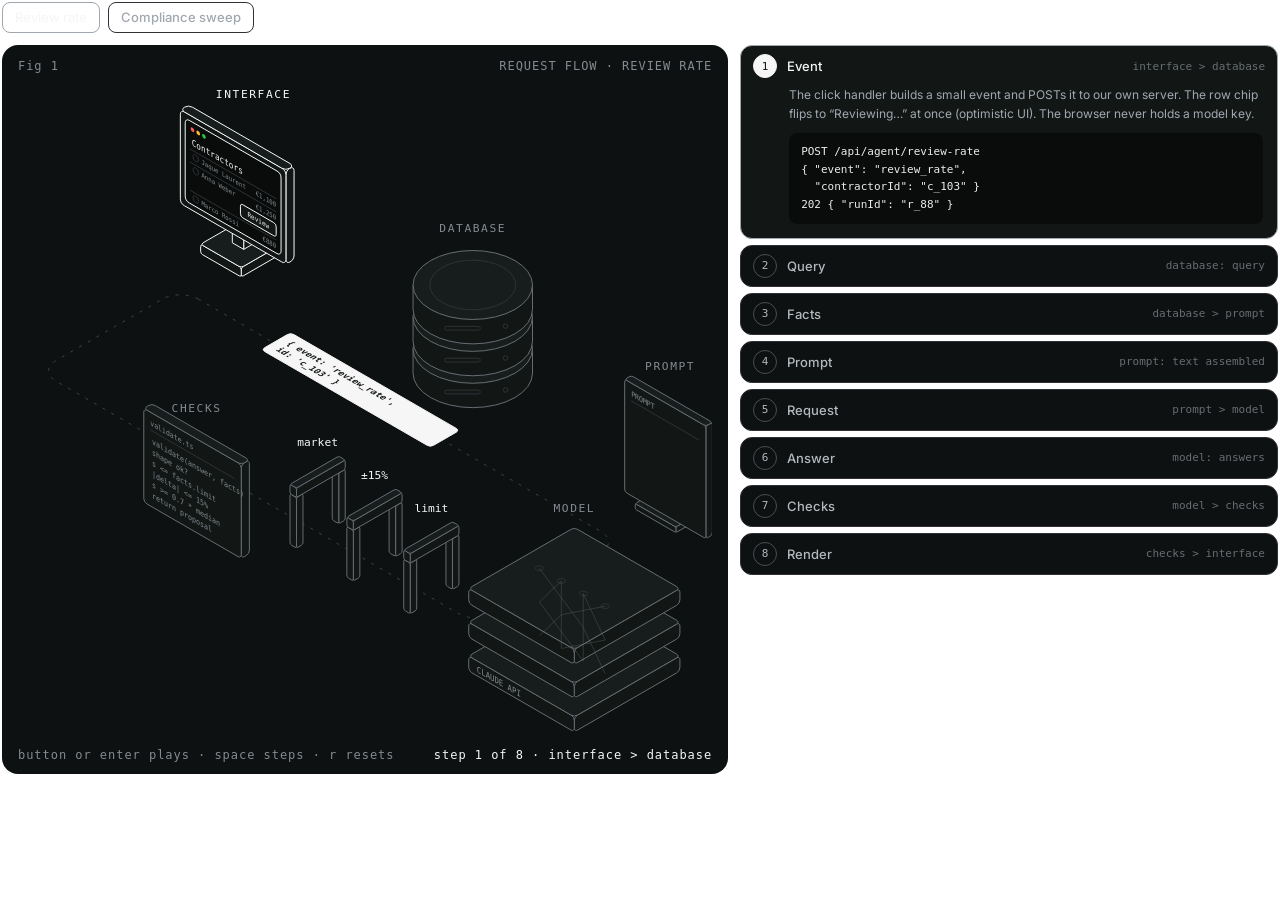
<file: how-it-works/index.html>
<!doctype html>
<html lang="en">
<head>
  <meta charset="utf-8">
  <meta name="viewport" content="width=device-width, initial-scale=1">
  <title>How the agents work · Playground</title>
  <link rel="preconnect" href="https://fonts.googleapis.com">
  <link rel="preconnect" href="https://fonts.gstatic.com" crossorigin>
  <link href="https://fonts.googleapis.com/css2?family=Inter:wght@400;500;600&display=swap" rel="stylesheet">
  <link rel="stylesheet" href="../theme.css">
  <link rel="stylesheet" href="../assets/flow.css?v=202610142315">
  <style>
    /* Embeddable view (the dawidw.pl landing loads it in an iframe and resizes it from the posted height). */
    html, body { margin: 0; background: transparent; }
    body { color: var(--color-gray-0-5); font-family: Inter, "SF Pro", system-ui, sans-serif; padding: 2px; }
    .tabs[hidden] { display: none; }
    .tabs { display: flex; flex-wrap: wrap; gap: 8px; margin: 0 0 12px; }
    .tabs button { font: 500 13px/1 Inter, system-ui, sans-serif; padding: 8px 12px; border-radius: 8px; border: 1px solid var(--color-gray-9); background: transparent; color: var(--color-gray-5); cursor: pointer; }
    .tabs button:hover { color: var(--color-gray-0-5); border-color: var(--color-gray-7); }
    .tabs button[aria-pressed="true"] { color: var(--color-gray-0-5); border-color: var(--color-gray-5); }
  </style>
</head>
<body>
  <div class="tabs" role="group" aria-label="Choose an experiment">
    <button type="button" data-k="review-rate" aria-pressed="true">Review rate</button>
    <button type="button" data-k="compliance-sweep" aria-pressed="false">Compliance sweep</button>
  </div>
  <div id="flow"></div>
  <script src="../assets/flow.js?v=202610142315"></script>
  <script src="../experiments/review-rate/flow.js?v=202610142315"></script>
  <script src="../experiments/compliance-sweep/flow.js?v=202610142315"></script>
  <script>
    (() => {
      const el = document.getElementById("flow");
      const pick = (k) => {
        document.querySelectorAll(".tabs button").forEach((b) => b.setAttribute("aria-pressed", b.dataset.k === k));
        Flow.mount(el, Flow.configs[k], { compact: true });
      };
      document.querySelectorAll(".tabs button").forEach((b) => b.addEventListener("click", () => pick(b.dataset.k)));
      // ?only=<experiment> shows a single figure and hides the tabs (used on the landing).
      const only = new URLSearchParams(location.search).get("only");
      if (only && Flow.configs[only]) document.querySelector(".tabs").hidden = true;
      pick(only && Flow.configs[only] ? only : "review-rate");
      // Tell the parent page how tall this view is, so it can size the iframe.
      const post = () => parent !== window && parent.postMessage({ type: "flow-height", height: Math.ceil(document.body.getBoundingClientRect().height) + 4 }, "*");
      new ResizeObserver(post).observe(document.body);
      post();
    })();
  </script>
</body>
</html>
</file>
<file: theme.css>
/* Your style in one place. Change the tokens and every experiment follows.
   Source: the [AI] Library in Figma (Primitives and Semantic collections). */

:root {
  /* Primitives: palety 0 (jasny) → 10 (ciemny), jak w Figmie */
  --color-green-0: #FFFFFF;
  --color-green-1: #CEF7E0;
  --color-green-2: #9CF0C2;
  --color-green-3: #6BE8A3;
  --color-green-4: #39E185;
  --color-green-5: #08D966;
  --color-green-6: #06AE52;
  --color-green-7: #05823D;
  --color-green-8: #035729;
  --color-green-9: #022B14;
  --color-green-10: #000000;
  --color-green-0-5: #E6FBF0;
  --color-green-1-5: #B5F4D1;
  --color-green-8-5: #02411F;
  --color-green-9-5: #01160A;

  --color-red-0: #FFFFFF;
  --color-red-1: #F8D1D5;
  --color-red-2: #F0A4AA;
  --color-red-3: #E97680;
  --color-red-4: #E14955;
  --color-red-5: #DA1B2B;
  --color-red-6: #AE1622;
  --color-red-7: #83101A;
  --color-red-8: #570B11;
  --color-red-9: #2C0509;
  --color-red-10: #000000;
  --color-red-0-5: #FBE8EA;
  --color-red-1-5: #F4BBBF;
  --color-red-8-5: #41080D;
  --color-red-9-5: #160304;

  --color-carbon-black-0: #A5B7B4;
  --color-carbon-black-1: #899896;
  --color-carbon-black-2: #6C7977;
  --color-carbon-black-3: #505B59;
  --color-carbon-black-4: #333C3A;
  --color-carbon-black-5: #171D1C;
  --color-carbon-black-6: #121716;
  --color-carbon-black-7: #0E1111;
  --color-carbon-black-8: #090C0B;
  --color-carbon-black-9: #050606;
  --color-carbon-black-10: #000000;
  --color-carbon-black-0-5: #97A8A5;
  --color-carbon-black-1-5: #7A8986;
  --color-carbon-black-8-5: #070908;
  --color-carbon-black-9-5: #020303;

  --color-canary-yellow-0: #FFFFFF;
  --color-canary-yellow-1: #FEFEE0;
  --color-canary-yellow-2: #FEFEC0;
  --color-canary-yellow-3: #FDFDA1;
  --color-canary-yellow-4: #FDFD81;
  --color-canary-yellow-5: #FCFC62;
  --color-canary-yellow-6: #D4D44F;
  --color-canary-yellow-7: #ACAC3B;
  --color-canary-yellow-8: #858528;
  --color-canary-yellow-9: #5D5D14;
  --color-canary-yellow-10: #353501;
  --color-canary-yellow-0-5: #FFFFEF;
  --color-canary-yellow-1-5: #FEFED0;
  --color-canary-yellow-8-5: #71711E;
  --color-canary-yellow-9-5: #49490B;

  --color-blue-0: #FFFFFF;
  --color-blue-1: #DAEEFF;
  --color-blue-2: #B5DCFF;
  --color-blue-3: #90CBFF;
  --color-blue-4: #6BB9FF;
  --color-blue-5: #46A8FF;
  --color-blue-6: #3889D2;
  --color-blue-7: #2A6BA5;
  --color-blue-8: #1C4C77;
  --color-blue-9: #0E2E4A;
  --color-blue-10: #000F1D;
  --color-blue-0-5: #EDF6FF;
  --color-blue-1-5: #C8E5FF;
  --color-blue-8-5: #153D61;
  --color-blue-9-5: #071E34;

  --color-orange-0: #FFFFFF;
  --color-orange-1: #FFEED7;
  --color-orange-2: #FFDCAF;
  --color-orange-3: #FFCB86;
  --color-orange-4: #FFB95E;
  --color-orange-5: #FFA836;
  --color-orange-6: #CF882B;
  --color-orange-7: #9E6820;
  --color-orange-8: #6E4716;
  --color-orange-9: #3D270B;
  --color-orange-10: #0D0700;
  --color-orange-0-5: #FFF6EB;
  --color-orange-1-5: #FFE5C3;
  --color-orange-8-5: #563710;
  --color-orange-9-5: #251705;

  --color-gray-0: #FFFFFF;
  --color-gray-1: #ECEDEF;
  --color-gray-2: #D9DCDF;
  --color-gray-3: #C7CACF;
  --color-gray-4: #B4B9BF;
  --color-gray-5: #A1A7AF;
  --color-gray-6: #848A90;
  --color-gray-7: #686C72;
  --color-gray-8: #4B4F53;
  --color-gray-9: #2F3135;
  --color-gray-10: #121416;
  --color-gray-0-5: #F6F6F7;
  --color-gray-1-5: #E3E5E7;
  --color-gray-8-5: #3D4044;
  --color-gray-9-5: #202325;

  /* Semantic */
  --color-text-primary: var(--color-carbon-black-5);
  --color-text-muted: var(--color-gray-7);
  --color-bg-light: #FAFAFF;
  --color-bg-white: var(--color-gray-0);
  --color-bg-black: var(--color-carbon-black-5);
  --color-border-light: var(--color-gray-1);
  --color-border-divider: var(--color-gray-0-5);
  --color-border-subtle: var(--color-gray-0-5);
  --color-text-placeholder: var(--color-gray-4);
  --color-field-border: var(--color-gray-1);
  --color-field-border-hover: var(--color-gray-2);
  --color-field-border-focus: var(--color-carbon-black-5);
  --color-field-disabled: var(--color-gray-0-5);
  --color-control-border: var(--color-gray-2);
  --color-control-off: var(--color-gray-2);
  --color-button-accent-text: var(--color-canary-yellow-9-5);
  --color-focus-primary: var(--color-gray-0);
  --color-focus-neutral: var(--color-gray-6);
  --color-focus-accent: var(--color-canary-yellow-8);
  --color-focus-danger: var(--color-red-7);
  --color-nav-item-hover: var(--color-gray-1);
  --color-nav-item-active: var(--color-canary-yellow-0-5);
  --color-nav-item-active-hover: var(--color-canary-yellow-1);
  --color-nav-avatar-ring: var(--color-canary-yellow-7);
  --color-shadow-xs: color-mix(in srgb, var(--color-carbon-black-5) 5%, transparent);
  --color-button-secondary-text: var(--color-carbon-black-3);
  --color-button-secondary-border: var(--color-gray-1);
  --color-button-ghost-text: var(--color-carbon-black-4);
  --color-shadow-sm: color-mix(in srgb, var(--color-carbon-black-5) 30%, transparent);
  --color-shadow-md: color-mix(in srgb, var(--color-carbon-black-5) 20%, transparent);
  --color-cta: var(--color-carbon-black-5);
  --color-accent: var(--color-canary-yellow-5);
  --color-success: var(--color-green-5);
  --color-danger: var(--color-red-5);
  --color-info: var(--color-blue-5);
  --color-warning: var(--color-orange-5);

  /* Page tokens: dark theme by default (Semantic: bg/page, bg/surface, text/inverse, text/inverse-muted, border/default) */
  --font: "SF Pro", "SF Pro Text", -apple-system, BlinkMacSystemFont, system-ui, sans-serif;
  --font-sans: var(--font);
  --bg: var(--color-carbon-black-8);
  --surface: var(--color-carbon-black-7);
  --text: var(--color-gray-0-5);
  --muted: var(--color-gray-5);
  --border: var(--color-gray-9-5);
  --accent: var(--color-accent);
  --accent-text: var(--color-text-primary);
  --radius: 12px;
  --shadow: 0 1px 2px var(--color-shadow-sm), 0 4px 12px var(--color-shadow-md);
  --shadow-xs: 0 1px 2px color-mix(in srgb, black 5%, transparent); /* Figma: Shadow/XS */
  --shadow-default: 0 4px 6px -1px color-mix(in srgb, black 10%, transparent), 0 2px 4px -2px color-mix(in srgb, black 10%, transparent); /* Figma: shadow/shadow */
  --shadow-2xl: 0 25px 50px -12px color-mix(in srgb, var(--color-carbon-black-5) 25%, transparent);
}

body {
  font-family: var(--font);
  background: var(--bg);
  color: var(--text);
}
</file>
<file: assets/flow.css>
/* Isometric "how it works" section (assets/flow.js). Dark plate, tokens from theme.css.
   Hardcoded: the three macOS window dots (system colors, same as browser.css). */
.flow { display: grid; grid-template-columns: minmax(0, 1.35fr) minmax(0, 1fr); gap: 16px; align-items: start; }
@media (max-width: 960px) { .flow:not(.flow-compact) { grid-template-columns: minmax(0, 1fr); } }
.flow-fig { background: var(--color-carbon-black-7); border-radius: 20px; padding: 18px 20px 16px; color: var(--color-gray-6); font-family: ui-monospace, SFMono-Regular, Menlo, monospace; }
.flow-row { display: flex; flex-wrap: wrap; justify-content: space-between; gap: 6px 20px; font-size: 12px; letter-spacing: .08em; }
.flow-cap { text-transform: uppercase; }
.flow-fig .f-readout { color: var(--color-gray-0-5); text-align: right; }
.flow svg { display: block; width: 100%; height: auto; outline: none; }
.flow .f-face { fill: var(--color-carbon-black-6); stroke: var(--color-gray-7); stroke-width: 1; vector-effect: non-scaling-stroke; stroke-linejoin: round; transition: stroke .35s; }
.flow .f-face.f-top { fill: var(--color-carbon-black-5); }
.flow .f-face.f-glass { fill: var(--color-carbon-black-8); }
.flow .f-detail { fill: none; stroke: var(--color-gray-9); stroke-width: 1; vector-effect: non-scaling-stroke; transition: stroke .35s; }
.flow .f-rail { fill: none; stroke: var(--color-gray-7); opacity: .55; stroke-width: 1; stroke-dasharray: 3 7; vector-effect: non-scaling-stroke; }
.flow text { fill: var(--color-gray-6); font-family: inherit; transition: fill .35s; }
.flow text.f-live, .flow .f-obj.on text.f-hot { fill: var(--color-gray-0-5); }
.flow .f-lab { font-size: 12px; letter-spacing: .14em; text-anchor: middle; }
.flow .f-lab.on { fill: var(--color-gray-0-5); }
.flow .f-obj.on .f-face { stroke: var(--color-gray-0-5); }
.flow .f-obj.on .f-detail.f-glow { stroke: var(--color-gray-0-5); }
.flow .f-th { fill: none; stroke: var(--color-gray-7); stroke-width: 1; vector-effect: non-scaling-stroke; opacity: .35; transition: stroke .4s, opacity .4s; transition-delay: calc(var(--d, 0) * .22s); }
.flow .f-obj.on .f-th { stroke: var(--color-gray-0-5); opacity: 1; }
.flow .ui-a, .flow .ui-b, .flow .ui-c { opacity: 0; transition: opacity .4s; pointer-events: none; }
.flow [data-ui="a"] .ui-a, .flow [data-ui="b"] .ui-b, .flow [data-ui="c"] .ui-c { opacity: 1; pointer-events: auto; }
.flow .dot-r { fill: #ff5f57; } .flow .dot-y { fill: #febc2e; } .flow .dot-g { fill: #28c840; }
.flow .f-reveal { opacity: 0; transition: opacity .4s; transition-delay: calc(var(--d, 0) * .45s); }
.flow .on > .f-reveal, .flow .on .f-reveal { opacity: 1; }
.flow .f-chip { fill: var(--color-canary-yellow-5); }
.flow .f-press { cursor: pointer; transition: transform 60ms ease-out; }
.flow .f-press.down { transform: translateY(4px); }
.flow .f-press:hover .f-face, .flow .f-press.down .f-face { stroke: var(--color-gray-0-5); }
.flow .f-gate .f-chk { opacity: 0; fill: var(--color-gray-0-5); transition: opacity .3s; }
.flow .f-gate.lit .f-face { stroke: var(--color-gray-0-5); }
.flow .f-gate.lit .f-chk { opacity: 1; }
.flow .f-hlbar { fill: var(--color-gray-0-5); opacity: 0; transition: opacity .3s; }
.flow .f-hlbar.on { opacity: .16; }
.flow .f-tile { transition: opacity .3s; }
.flow .f-tile .f-face, .flow .f-tile .f-face.f-top { fill: var(--color-gray-0-5); stroke: var(--color-gray-0-5); }
.flow .f-tile text { fill: var(--color-carbon-black-6); font-weight: 600; }

.flow-steps { position: relative; list-style: none; margin: 0; padding: 0; display: flex; flex-direction: column; gap: 8px; }
.flow-steps li { border: 1px solid var(--color-gray-9); border-radius: 12px; background: var(--color-carbon-black-7); transition: border-color .3s, background .3s; }
.flow-steps li.on { border-color: var(--color-gray-5); background: var(--color-carbon-black-6); }
.flow-steps li > button { background: none; border: 0; display: grid; grid-template-columns: 24px minmax(0, 1fr) auto; gap: 10px; align-items: center; width: 100%; padding: 10px 14px; text-align: left; color: var(--color-gray-4); cursor: pointer; font: inherit; font-size: 14px; font-weight: 500; }
.flow-steps li.on > button { color: var(--color-gray-0-5); }
.flow-steps .f-n { display: grid; place-items: center; width: 22px; height: 22px; border-radius: 50%; border: 1px solid var(--color-gray-8); font: 500 11px ui-monospace, SFMono-Regular, Menlo, monospace; }
.flow-steps li.on .f-n { background: var(--color-gray-0-5); color: var(--color-carbon-black-6); border-color: var(--color-gray-0-5); }
.flow-steps .f-fl { font: 11px ui-monospace, SFMono-Regular, Menlo, monospace; color: var(--color-gray-7); text-align: right; }
.flow-steps .f-more { display: grid; grid-template-rows: 0fr; transition: grid-template-rows .35s; }
.flow-steps li.on .f-more { grid-template-rows: 1fr; }
.flow-steps .f-more > div { overflow: hidden; min-height: 0; padding: 0 14px; }
.flow-steps li.on .f-more > div { padding-bottom: 14px; }
.flow-steps p { margin: 0 0 10px 34px; color: var(--color-gray-5); font-size: 13px; line-height: 1.55; }
.flow-steps pre { margin: 0 0 0 34px; padding: 10px 12px; border-radius: 8px; background: var(--color-carbon-black-8); color: var(--color-gray-1); font: 12px/1.6 ui-monospace, SFMono-Regular, Menlo, monospace; white-space: pre-wrap; overflow-wrap: anywhere; }
@media (prefers-reduced-motion: reduce) { .flow .f-reveal, .flow .f-th, .flow .f-press, .flow-steps .f-more { transition: none; } }

body.record .flow-section, body.preview .flow-section { display: none; }

/* Compact: embedded in a narrow column (landing page). The step list takes the figure's height and scrolls. */
.flow-compact { gap: 12px; }
.flow-compact .flow-fig { padding: 14px 16px 12px; border-radius: 16px; }
.flow-compact .flow-steps { gap: 6px; }
.flow-compact .flow-steps li > button { padding: 8px 12px; font-size: 13px; }
.flow-compact .flow-steps p { font-size: 12px; margin-left: 34px; }
.flow-compact .flow-steps pre { font-size: 11px; }
.flow-compact .flow-steps .fl { display: none; }
@media (min-width: 721px) { .flow-compact { align-items: stretch; } .flow-compact .flow-steps { contain: size; overflow-y: auto; min-height: 0; scrollbar-width: none; } .flow-compact .flow-steps::-webkit-scrollbar { display: none; } }
@media (max-width: 720px) { .flow-compact { grid-template-columns: minmax(0, 1fr); } .flow-compact .flow-steps { max-height: 360px; overflow-y: auto; scrollbar-width: none; } }

/* Same width and centering as the browser window (.canvas in browser.css) */
.flow-section { width: 100%; max-width: 1180px; margin-inline: auto; margin-top: 48px; margin-bottom: 24px; }

/* Sweep scene: contractors on the belt (tokens) and the plate that glides between stations */
.flow .f-tok { opacity: 0; transition: opacity .35s; transition-delay: calc(var(--i, 0) * .07s); }
.flow .f-tok.vis { opacity: 1; }
.flow .f-tok .f-face.f-top { fill: var(--color-carbon-black-4); transition: fill .3s; }
.flow .f-tok text { fill: var(--color-gray-2); font-weight: 600; transition: fill .3s; }
.flow .f-tok.is-clear .f-face.f-top { fill: var(--color-green-5); }
.flow .f-tok.is-chase .f-face.f-top { fill: var(--color-canary-yellow-5); }
.flow .f-tok.is-esc .f-face.f-top { fill: var(--color-orange-5); }
.flow .f-tok.is-clear text, .flow .f-tok.is-chase text, .flow .f-tok.is-esc text { fill: var(--color-carbon-black-6); }
.flow .f-tile.f-glide { transition: transform .9s cubic-bezier(.4, 0, .2, 1), opacity .3s; }
@media (prefers-reduced-motion: reduce) { .flow .f-tok, .flow .f-tile.f-glide { transition: none; } }
</file>
